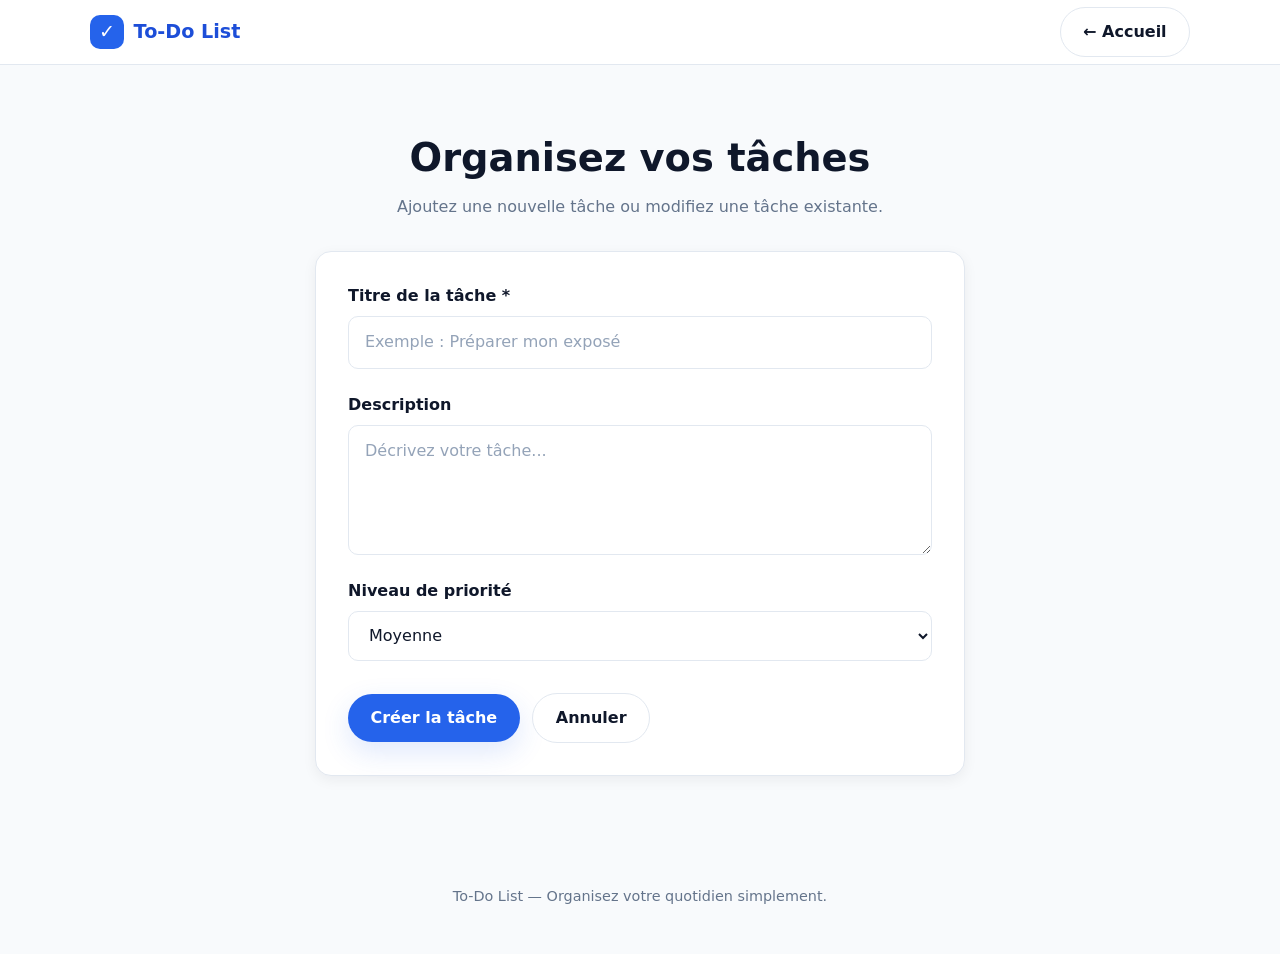
<file: static/form.html>
<!DOCTYPE html>
<html lang="fr">

<head>
    <meta charset="UTF-8">
    <meta name="viewport" content="width=device-width, initial-scale=1.0">

    <title>Gestion des tâches | To-Do List</title>

    <link rel="stylesheet" href="css/form.css">
</head>

<body>

    <!-- Navigation -->
    <header class="navbar">
        <div class="navbar__inner">

            <a href="index.html" class="brand">
                <span class="brand__logo">✓</span>
                <span>To-Do List</span>
            </a>

            <a href="index.html" class="btn btn--ghost">
                ← Accueil
            </a>

        </div>
    </header>


    <!-- Formulaire -->
    <main class="form-section">

        <div class="form-header">
            <h1>Organisez vos tâches</h1>
            <p>Ajoutez une nouvelle tâche ou modifiez une tâche existante.</p>
        </div>

        <section class="form-card">

            <form id="task-form">

                <!-- Titre -->
                <div class="form-group">
                    <label for="title">Titre de la tâche *</label>

                    <input
                        type="text"
                        id="title"
                        name="title"
                        placeholder="Exemple : Préparer mon exposé"
                        maxlength="100"
                        required
                    >
                </div>


                <!-- Description -->
                <div class="form-group">
                    <label for="description">Description</label>

                    <textarea
                        id="description"
                        name="description"
                        placeholder="Décrivez votre tâche..."
                    ></textarea>
                </div>


                <!-- Priorité -->
                <div class="form-group">
                    <label for="priority">Niveau de priorité</label>

                    <select id="priority" name="priority">

                        <option value="basse">
                            Basse
                        </option>

                        <option value="moyenne" selected>
                            Moyenne
                        </option>

                        <option value="élevée">
                            Élevée
                        </option>

                    </select>
                </div>


                <!-- Message de retour -->
                <p
                    id="form-message"
                    class="form-message"
                    aria-live="polite"
                ></p>


                <!-- Actions -->
                <div class="form-actions">

                    <button
                        type="submit"
                        id="submit-button"
                        class="btn btn--primary"
                    >
                        Créer la tâche
                    </button>

                    <a
                        href="index.html"
                        class="btn btn--ghost"
                    >
                        Annuler
                    </a>

                </div>

            </form>

        </section>

    </main>


    <!-- Pied de page -->
    <footer class="footer">
        <p>To-Do List — Organisez votre quotidien simplement.</p>
    </footer>


    <!-- Scripts -->
    <script src="js/api.js"></script>
    <script src="js/form.js"></script>

</body>
</html>
</file>
<file: static/css/form.css>
/* =========================================
   FORM.CSS - Style du formulaire des tâches
   Charte graphique To-Do List
========================================= */

/* Variables */
:root {
    --blue-600: #2563eb;
    --blue-700: #1d4ed8;
    --blue-50: #eff6ff;
    --blue-100: #dbeafe;
    --text: #0f172a;
    --muted: #64748b;
    --border: #e2e8f0;
    --bg: #f8fafc;
    --green: #16a34a;
    --red: #dc2626;
    --radius: 16px;
    --shadow: 0 4px 14px rgba(15, 23, 42, .06);
    --shadow-lg: 0 10px 28px rgba(37, 99, 235, .15);
}

/* Base */
* {
    box-sizing: border-box;
}

body {
    margin: 0;
    min-height: 100vh;
    background: var(--bg);
    color: var(--text);
    font-family: "Inter", "Segoe UI", system-ui, sans-serif;
    line-height: 1.5;
}

a {
    color: inherit;
    text-decoration: none;
}

/* Navigation */
.navbar {
    background: rgba(255, 255, 255, .95);
    border-bottom: 1px solid var(--border);
}

.navbar__inner {
    width: min(1100px, 92%);
    height: 64px;
    margin: auto;
    display: flex;
    align-items: center;
    justify-content: space-between;
}

.brand {
    display: flex;
    align-items: center;
    gap: .6rem;
    color: var(--blue-700);
    font-size: 1.2rem;
    font-weight: 800;
}

.brand__logo {
    display: grid;
    place-items: center;
    width: 34px;
    height: 34px;
    border-radius: 10px;
    background: var(--blue-600);
    color: white;
}

/* Contenu principal */
.form-section {
    width: min(650px, 92%);
    margin: 4rem auto;
}

.form-header {
    text-align: center;
    margin-bottom: 2rem;
}

.form-header h1 {
    font-size: clamp(1.8rem, 4vw, 2.4rem);
    margin: 0 0 .5rem;
}

.form-header p {
    color: var(--muted);
    margin: 0;
}

/* Carte */
.form-card {
    background: white;
    padding: 2rem;
    border: 1px solid var(--border);
    border-radius: var(--radius);
    box-shadow: var(--shadow);
}

.form-group {
    margin-bottom: 1.5rem;
}

.form-group label {
    display: block;
    margin-bottom: .5rem;
    font-weight: 600;
}

.form-group input,
.form-group textarea,
.form-group select {
    display: block;
    width: 100%;
    padding: .85rem 1rem;
    border: 1px solid var(--border);
    border-radius: 10px;
    background: white;
    color: var(--text);
    font: inherit;
    transition: border-color .15s, box-shadow .15s;
}

.form-group textarea {
    min-height: 130px;
    resize: vertical;
}

.form-group input:focus,
.form-group textarea:focus,
.form-group select:focus {
    outline: none;
    border-color: var(--blue-600);
    box-shadow: 0 0 0 4px var(--blue-100);
}

.form-group input::placeholder,
.form-group textarea::placeholder {
    color: #94a3b8;
}

/* Boutons */
.form-actions {
    display: flex;
    gap: .8rem;
    align-items: center;
    margin-top: 2rem;
}

.btn {
    display: inline-flex;
    justify-content: center;
    align-items: center;
    gap: .4rem;
    padding: .75rem 1.4rem;
    border: 0;
    border-radius: 999px;
    cursor: pointer;
    font: inherit;
    font-weight: 600;
    transition: transform .15s, background .15s;
}

.btn:hover {
    transform: translateY(-2px);
}

.btn--primary {
    background: var(--blue-600);
    color: white;
    box-shadow: var(--shadow-lg);
}

.btn--primary:hover {
    background: var(--blue-700);
}

.btn--ghost {
    background: white;
    color: var(--text);
    border: 1px solid var(--border);
}

.btn:disabled {
    opacity: .5;
    cursor: not-allowed;
    transform: none;
}

/* Messages */
.form-message {
    display: none;
    padding: .8rem 1rem;
    margin-top: 1rem;
    border-radius: 10px;
    font-size: .9rem;
}

.form-message.success,
.form-message.error {
    display: block;
}

.form-message.success {
    background: #dcfce7;
    color: var(--green);
}

.form-message.error {
    background: #fee2e2;
    color: var(--red);
}

/* Pied de page */
.footer {
    text-align: center;
    padding: 2rem 1rem;
    color: var(--muted);
    font-size: .9rem;
}

/* Responsive */
@media (max-width: 520px) {
    .form-section {
        margin: 2rem auto;
    }

    .form-card {
        padding: 1.3rem;
    }

    .form-actions {
        flex-direction: column;
    }

    .form-actions .btn {
        width: 100%;
    }
}
</file>
